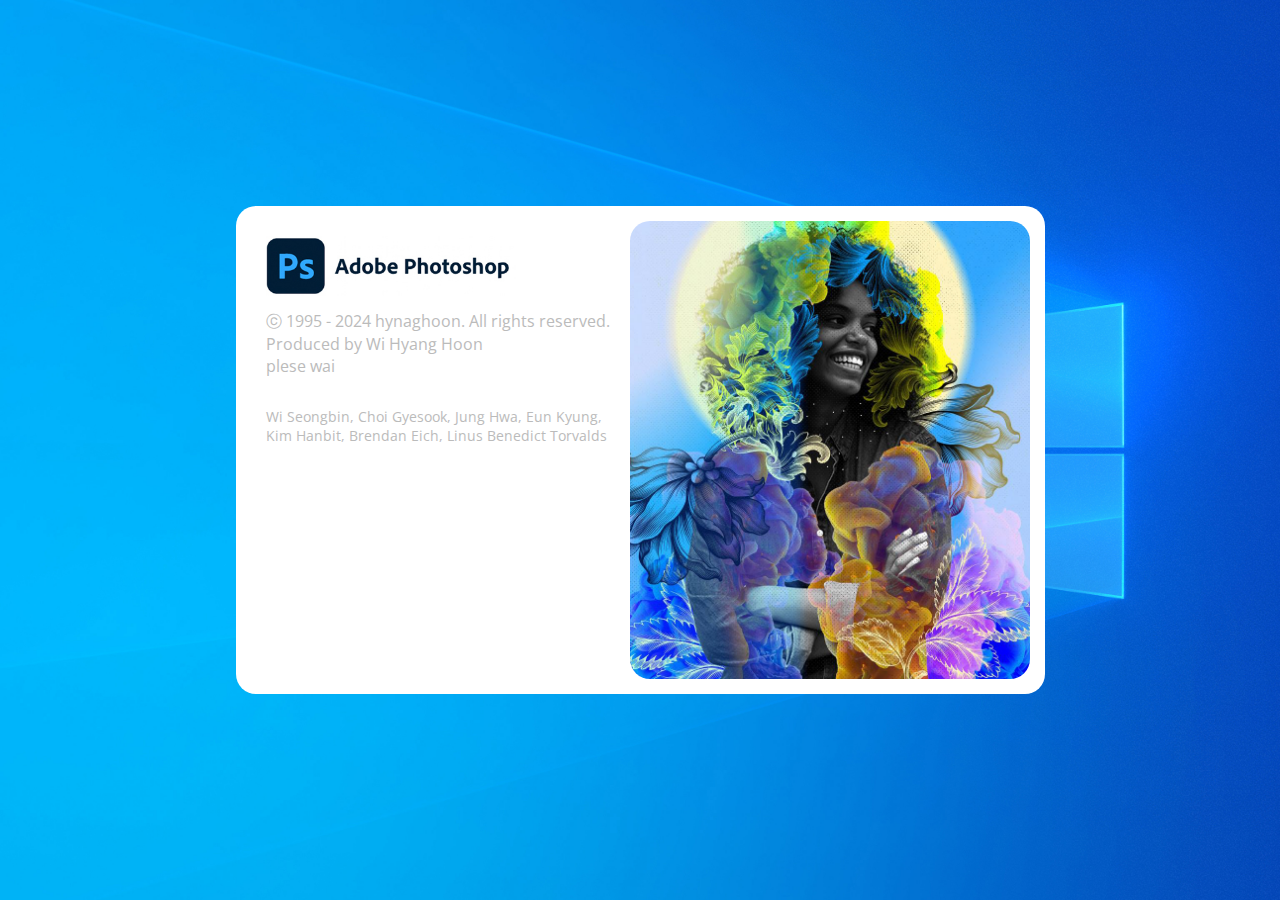
<file: index.html>
<!DOCTYPE html>
<html lang="ko">

<head>
    <meta charset="UTF-8">
    <meta http-equiv="X-UA-Compatible" content="IE=edge">
    <meta name="title" content="프론트엔드 개발자 위향훈 포트폴리오 사이트" />
    <meta name="Keywords" content="Web, html, 웹 표준, 포트폴리오, 프론트엔드" />
    <meta name="Description" content="Web, html, 웹 표준, 포트폴리오, 프론트엔드" />
    <meta http-equiv="Author" content="Wihyanghoon" />
    <meta name="viewport" content="width=device-width, initial-scale=1.0">
    <!-- 오픈그래프 카카오톡 -->
    <meta property="og:type" content="website" />
    <meta property="og:title" content="프론트엔드 개발자 위향훈 포트폴리오 사이트" />
    <meta property="og:url" content="http://traelcode95.com/" />
    <meta property="og:description" content="프론트엔드 개발자 위향훈의 개인 포트폴리오 사이트 입니다." />
    <meta property="og:image" content="./img/og/og_kakao.jpg" />
    <!-- 1200 * 630 권장 -->
    <meta property="og:site_name" content="PhotoShop : 위향훈 포티폴리오 사이트" />

    <!-- 오픈그래프 트위터 -->
    <meta name="twitter:title" content="위향훈 포트폴리오" />
    <meta name="twitter:site" content="http://traelcode95.com/" />
    <meta name="twitter:image" content="http://traelcode95.com/" />
    <meta name="twitter:description" content="프론트엔드 개발자 위향훈 포트폴리오 사이트" />
    <!-- 파비콘 -->
    <link rel="apple-touch-icon" sizes="57x57" href="./img/favicon/apple-icon-57x57.png">
    <link rel="apple-touch-icon" sizes="60x60" href="./img/favicon/apple-icon-60x60.png">
    <link rel="apple-touch-icon" sizes="72x72" href="./img/favicon/apple-icon-72x72.png">
    <link rel="apple-touch-icon" sizes="76x76" href="./img/favicon/apple-icon-76x76.png">
    <link rel="apple-touch-icon" sizes="114x114" href="./img/favicon/apple-icon-114x114.png">
    <link rel="apple-touch-icon" sizes="120x120" href="./img/favicon/apple-icon-120x120.png">
    <link rel="apple-touch-icon" sizes="144x144" href="./img/favicon/apple-icon-144x144.png">
    <link rel="apple-touch-icon" sizes="152x152" href="./img/favicon/apple-icon-152x152.png">
    <link rel="apple-touch-icon" sizes="180x180" href="./img/favicon/apple-icon-180x180.png">
    <link rel="icon" type="image/png" sizes="192x192" href="./img/favicon/android-icon-192x192.png">
    <link rel="icon" type="image/png" sizes="32x32" href="./img/favicon/favicon-32x32.png">
    <link rel="icon" type="image/png" sizes="96x96" href="./img/favicon/favicon-96x96.png">
    <link rel="icon" type="image/png" sizes="16x16" href="./img/favicon/favicon-16x16.png">
    <link rel="shortcut icon" href="/favicon.ico" type="image/x-icon">
    <link rel="manifest" href="/manifest.json">
    <meta name="msapplication-TileColor" content="#ffffff">
    <meta name="msapplication-TileImage" content="/ms-icon-144x144.png">
    <meta name="theme-color" content="#ffffff">

    <link rel="stylesheet" href="./css/index.css">
    <link rel="stylesheet" href="./css/main.css">
    <link rel="stylesheet" href="./css/loading.css">
    <link rel="stylesheet" href="./css/profile.css">
    <link rel="preconnect" href="https://fonts.googleapis.com">
    <link rel="preconnect" href="https://fonts.gstatic.com" crossorigin>
    <link
        href="https://fonts.googleapis.com/css2?family=Noto+Sans+KR:wght@100;300;400;500;700;900&family=Open+Sans:ital,wght@0,300;0,400;0,500;0,600;0,700;0,800;1,300;1,400;1,500;1,600;1,700;1,800&display=swap"
        rel="stylesheet">
    <title>위향훈 포트폴리오 | AdobePhotoShop</title>
</head>

<body>
    <!-- 로딩화면 -->
    <div class="loading_back" style="display: block;">
        <div class="loading_wrap">
            <div class="loading_container">
                <ul>
                    <li>
                        <h1><img src="./img/loading/loading_logo.jpg" alt=""></h1>
                        <p>
                            ⓒ 1995 - 2024 hynaghoon. All rights reserved.<br />
                            Produced by Wi Hyang Hoon
                        </p>
                        <P id="loading_text"></P>
                        <p>
                            Wi Seongbin, Choi Gyesook, Jung Hwa, Eun Kyung, Kim Hanbit,
                            Brendan Eich, Linus Benedict Torvalds
                        </p>
                    </li>
                    <li><img src="./img/loading/loading_img2.jpg" alt=""></li>
                </ul>
            </div>
        </div>
    </div>
    <!-- 로딩화면 -->
    <script src="./js/loading.js"></script>
</body>

</html>
</file>
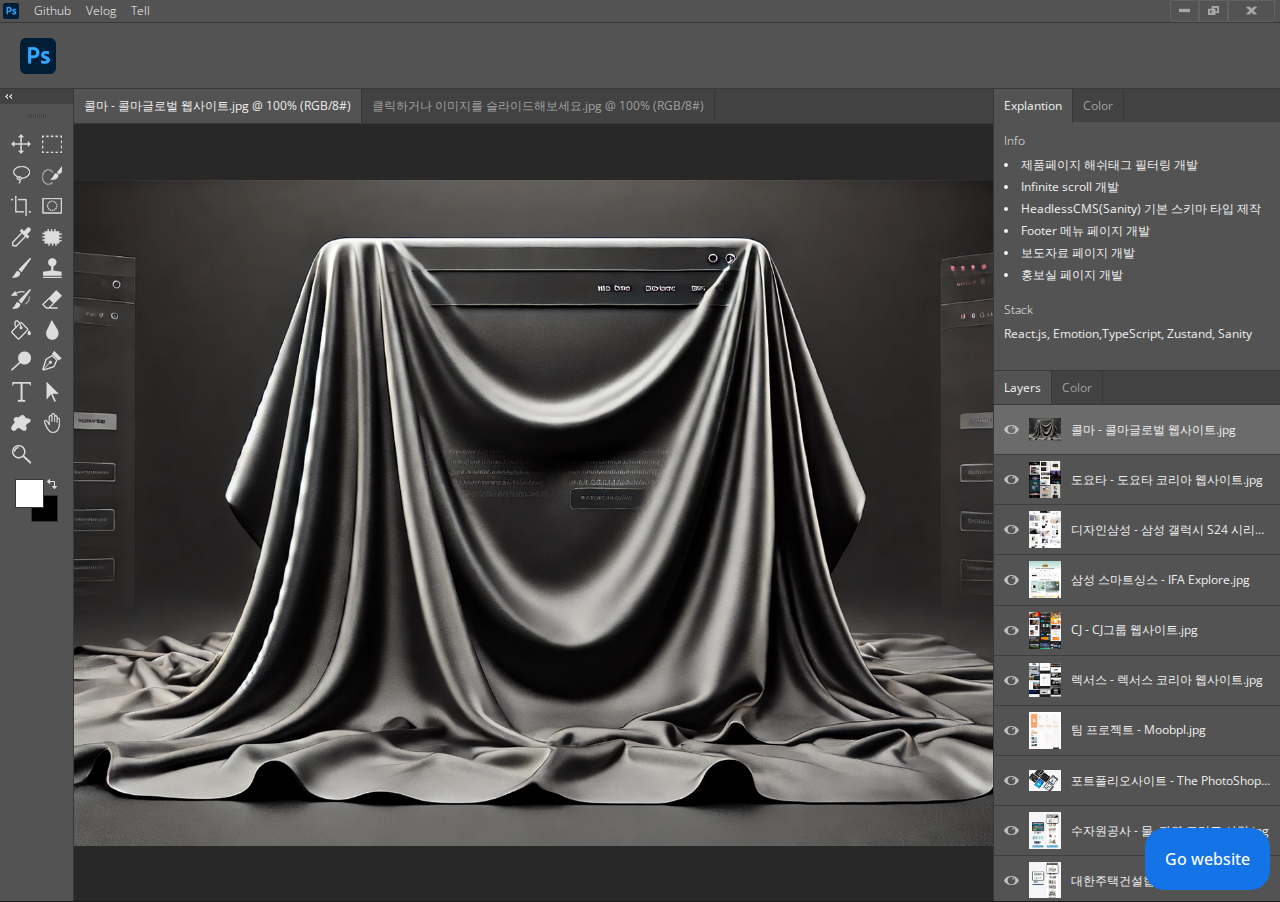
<file: detail.html>
<!DOCTYPE html>
<html lang="en">

<head>
    <meta charset="UTF-8">
    <meta http-equiv="X-UA-Compatible" content="IE=edge">
    <meta name="title" content="프론트엔드 개발자 위향훈 포트폴리오 사이트" />
    <meta name="Keywords" content="Web, html, 웹 표준, 포트폴리오, 프론트엔드" />
    <meta name="Description" content="Web, html, 웹 표준, 포트폴리오, 프론트엔드" />
    <meta http-equiv="Author" content="Wihyanghoon" />
    <meta name="viewport" content="width=device-width, initial-scale=1.0">
    <!-- 오픈그래프 카카오톡 -->
    <meta property="og:type" content="website" />
    <meta property="og:title" content="프론트엔드 개발자 위향훈 포트폴리오 사이트" />
    <meta property="og:url" content="http://traelcode95.com/" />
    <meta property="og:description" content="프론트엔드 개발자 위향훈의 개인 포트폴리오 사이트 입니다." />
    <meta property="og:image" content="./img/og/og_kakao.jpg" />
    <!-- 1200 * 630 권장 -->
    <meta property="og:site_name" content="PhotoShop : 위향훈 포티폴리오 사이트" />

    <!-- 오픈그래프 트위터 -->
    <meta name="twitter:title" content="위향훈 포트폴리오" />
    <meta name="twitter:site" content="http://traelcode95.com/" />
    <meta name="twitter:image" content="http://traelcode95.com/" />
    <meta name="twitter:description" content="프론트엔드 개발자 위향훈 포트폴리오 사이트" />
    <!-- 파비콘 -->
    <link rel="apple-touch-icon" sizes="57x57" href="./img/favicon/apple-icon-57x57.png">
    <link rel="apple-touch-icon" sizes="60x60" href="./img/favicon/apple-icon-60x60.png">
    <link rel="apple-touch-icon" sizes="72x72" href="./img/favicon/apple-icon-72x72.png">
    <link rel="apple-touch-icon" sizes="76x76" href="./img/favicon/apple-icon-76x76.png">
    <link rel="apple-touch-icon" sizes="114x114" href="./img/favicon/apple-icon-114x114.png">
    <link rel="apple-touch-icon" sizes="120x120" href="./img/favicon/apple-icon-120x120.png">
    <link rel="apple-touch-icon" sizes="144x144" href="./img/favicon/apple-icon-144x144.png">
    <link rel="apple-touch-icon" sizes="152x152" href="./img/favicon/apple-icon-152x152.png">
    <link rel="apple-touch-icon" sizes="180x180" href="./img/favicon/apple-icon-180x180.png">
    <link rel="icon" type="image/png" sizes="192x192" href="./img/favicon/android-icon-192x192.png">
    <link rel="icon" type="image/png" sizes="32x32" href="./img/favicon/favicon-32x32.png">
    <link rel="icon" type="image/png" sizes="96x96" href="./img/favicon/favicon-96x96.png">
    <link rel="icon" type="image/png" sizes="16x16" href="./img/favicon/favicon-16x16.png">
    <link rel="shortcut icon" href="./img/favicon/favicon.ico" type="image/x-icon">
    <link rel="manifest" href="/manifest.json">
    <meta name="msapplication-TileColor" content="#ffffff">
    <meta name="msapplication-TileImage" content="/ms-icon-144x144.png">
    <meta name="theme-color" content="#ffffff">
    <link rel="stylesheet" href="./css/index.css">
    <link rel="stylesheet" href="./css/detail.css">
    <link rel="preconnect" href="https://fonts.googleapis.com">
    <link rel="preconnect" href="https://fonts.gstatic.com" crossorigin>
    <link
        href="https://fonts.googleapis.com/css2?family=Noto+Sans+KR:wght@100;300;400;500;700;900&family=Open+Sans:ital,wght@0,300;0,400;0,500;0,600;0,700;0,800;1,300;1,400;1,500;1,600;1,700;1,800&display=swap"
        rel="stylesheet">
    <title>Document</title>
</head>
<style>
    .go {
        position: fixed;
        bottom: 10px;
        right: 10px;
        padding: 20px;
        border-radius: 20px;
        color: #fff;
        font-weight: 500;
        background-color: #1473e6;
    }
</style>

<body class="sub" oncontextmenu="return false" ondragstart="return false" onselectstart="return false">
    <div id="wrap">
        <header></header>
        <section>
            <article class="toolbar">
                <div class="tool_top"><img src="./img/1x/arrow.jpg" alt=""></div>
                <img src="./img/1x/top.jpg" alt="">
                <ul class="tool_list">
                    <li><img src="./img/1x/Asset1.png" alt=""></li>
                    <li><img src="./img/1x/Asset2.png" alt=""></li>
                    <li><img src="./img/1x/Asset3.png" alt=""></li>
                    <li><img src="./img/1x/Asset4.png" alt=""></li>
                    <li><img src="./img/1x/Asset5.png" alt=""></li>
                    <li><img src="./img/1x/Asset6.png" alt=""></li>
                    <li><img src="./img/1x/Asset7.png" alt=""></li>
                    <li><img src="./img/1x/Asset8.png" alt=""></li>
                    <li><img src="./img/1x/Asset9.png" alt=""></li>
                    <li><img src="./img/1x/Asset10.png" alt=""></li>
                    <li><img src="./img/1x/Asset11.png" alt=""></li>
                    <li><img src="./img/1x/Asset12.png" alt=""></li>
                    <li><img src="./img/1x/Asset13.png" alt=""></li>
                    <li><img src="./img/1x/Asset14.png" alt=""></li>
                    <li><img src="./img/1x/Asset15.png" alt=""></li>
                    <li><img src="./img/1x/Asset16.png" alt=""></li>
                    <li><img src="./img/1x/Asset17.png" alt=""></li>
                    <li><img src="./img/1x/Asset18.png" alt=""></li>
                    <li><img src="./img/1x/Asset19.png" alt=""></li>
                    <li><img src="./img/1x/Asset20.png" alt=""></li>
                    <li><img src="./img/1x/Asset21.png" alt=""></li>
                </ul>
                <div class="color_pick">
                    <div>
                        <div class="color_front"></div>
                    </div>
                    <div class="color_back"></div>
                    <div onclick="transColor()"><img src="./img/1x/turn.jpg" alt=""></div>
                </div>
            </article>
            <article class="background">
                <ul class="status_top">
                    <li class="active slide_btn prev"></li>
                    <li class="slide_btn next">클릭하거나 이미지를 슬라이드해보세요.jpg @ 100% (RGB/8#)</li>
                </ul>
                <div class="board">
                    <div class="stauts_container"></div>
                </div>
            </article>
            <article class="layer">
                <ul class="status_top">
                    <li class="active">Explantion</li>
                    <li>Color</li>
                </ul>
                <div class="layer_container">
                    <div class="status_explantion">
                        <h5>Info</h5>
                        <ul class="concept"></ul>
                        <h5>Stack</h5>
                        <p class="stack"></p>
                        <h5 id="github"></h5>
                        <a id="githubUrl" href="" target="_blank"></a>
                    </div>
                </div>
                <ul class="status_bottom">
                    <li class="active">Layers</li>
                    <li>Color</li>
                </ul>
                <div class="status_content">
                </div>
            </article>
        </section>
    </div>
    <script src="./js/data.js"></script>
    <script src="./js/header.js"></script>
    <script src="./js/detail.js"></script>
</body>

</html>
</file>
<file: css/index.css>
* {
    margin: 0;
    padding: 0;
    list-style: none;
    font-family: 'Open Sans', sans-serif;
    word-break: keep-all;
}

/* font-family: 'Noto Sans KR', sans-serif; */


a{
    text-decoration: none;
    color: #fff;
    font-family: 'Open Sans', sans-serif;
    display: block;
}

body {
    background-color: #1b1b1b;
}


header {
    width: 100%;
    height: 88px;
    background-color: #323232;
}

header #top_nav {
    width: 100%;
    height: 22px;
    display: flex;
    align-items: center;
    background-color: #535353;
    border-bottom: 1px solid #383838;
}

header #top_nav h1 {
    margin-left: 3px;
}

header #top_nav img {
    width: 16px;
    display: block;
}

header nav {
    width: 100%;
    height: 100%;
    display: flex;
    justify-content: space-between;
}

header nav ul {
    color: #fff;
    display: flex;
    align-items: center;
    font-weight: 100;
    line-height: 22px;
}

header nav ul li {
    margin-left: 15px;
    cursor: pointer;
    font-size: 12px;
}

header #bottom_nav {
    height: 66px;
    display: flex;
    align-items: center;
    margin-left: 20px;
}

header #bottom_nav img {
    display: block;
    width: 36px;
}

header #top_nav .right_top_btn {
    margin-right: 5px;
}

header #top_nav .right_top_btn li {
    width: 27px;
    height: 95%;
    border: 0.5px solid #626262;
    margin-left: 0;
}

header #top_nav .right_top_btn li:first-child {
    border-radius: 0px 0px 0px 5px;
}

header #top_nav .right_top_btn li:last-child {
    width: 45px;
    border-radius: 0px 0px 5px 0px;
}

header #top_nav .right_top_btn li:hover {
    background-color: #474747;
}

header #top_nav .right_top_btn li img {
    width: 80%;
    display: block;
    padding: 5px;
    box-sizing: border-box;
    margin: 0 auto;
}

header #top_nav .right_top_btn li:last-child img {
    width: 50%;
}


/* @media (max-width: 650px) {
    header nav ul {
        display: none;
    }
} */

@media (max-width: 450px) {
    header #bottom_nav {
        margin-left: 4%;
    }
}



/* 스크롤바 */
/* width */
::-webkit-scrollbar {
    width: 15px;
}

/* Track */
::-webkit-scrollbar-track {
    background: #4a4a4a;
}

/* Handle */
::-webkit-scrollbar-thumb {
    background: #696969;
    background-clip: padding-box;
    border: 2px solid transparent;
}

/* Handle on hover */
::-webkit-scrollbar-thumb:hover {
    background: #555;
}

::-webkit-scrollbar-button:start:decrement{
    background: url('../img/icon/arrow_up.png');
}

::-webkit-scrollbar-button:end:increment{
    background: url('../img/icon/arrow_down.png');
}
::-webkit-scrollbar-button:start:decrement, 
::-webkit-scrollbar-button:end:increment {
    background-size: 100%;
}
/* 스크롤바 */
</file>
<file: css/main.css>
#wrap {
    opacity: 1;
    transition: 0.3s;
}

section {
    margin-top: 44px;
    display: flex;
}

section article#left_menu {
    width: 264px;
    color: #fff;
    padding: 0px 22px;
}

section article#left_menu span {
    width: 100%;
    display: block;
    border-radius: 5px;
    padding: 7px 14px;
    background-color: #2a2a2a;
    box-sizing: border-box;
}

section article#left_menu ul {
    margin-top: 35px;
    display: flex;
    flex-direction: column;
    align-items: flex-start;
}


section article#left_menu ul li {
    margin-bottom: 15px;
    display: block;
    padding: 8px 20px 8px 20px;
    border: 2px solid #fff;
    color: #fff;
    border-radius: 50px;
    cursor: pointer;
}

/*section article#left_menu ul li a {*/
/*    display: block;*/
/*    padding: 8px 20px 8px 20px;*/
/*    border: 2px solid #fff;*/
/*    color: #fff;*/
/*    border-radius: 50px;*/
/*    margin-bottom: 15px;*/
/*}*/


section article#left_menu ul li:nth-child(2):hover {
    background-color: #fff;
    color: #000;
    font-weight: 500;
}

section article#left_menu ul li:hover {
    background-color: #fff;
    color: #000;
    font-weight: 500;
}

section article#left_menu ul li:hover a {
    color: #000;
    font-weight: 500;
}

section article#right_menu {
    width: calc(100% - 306px);
    padding: 0px 44px;
}

section article#right_menu h1 {
    color: #fff;
    font-size: 34px;
    text-align: center;
    font-weight: 100;
    padding: 44px 0px;
}

.skill_area {
    background-color: #262626;
    padding: 44px 0px;
    color: #cdcdcd;
}

.skill_area h2 {
    font-size: 18px;
    font-weight: 300;
    text-align: center;
}

.skill_area .skill_area_ul {
    max-width: 900px;
    margin: 0 auto;
    display: flex;
    justify-content: center;
}

.skill_area .skill_area_ul li {
    text-align: center;
    flex-basis: 0;
    padding: 30px 20px;
    box-sizing: border-box;
}

.skill_area .skill_area_ul li:hover {
    background-color: #323232;
}

.skill_area .skill_area_ul li img {
    width: 60px;
}

.skill_area .skill_area_ul li h3 {
    color: #cdcdcd;
    font-size: 14px;
    font-weight: 300;
    margin-top: 20px;
}


/* 얼라인 버튼 부분 css */

.project_area .project_area_top {
    display: flex;
    justify-content: space-between;
    margin: 30px 0px 25px 0px;
}

.project_area .project_area_top h2 {
    color: #fff;
}

.project_area .project_area_top .align_btn_wrap ul {
    display: flex;
}

.project_area .project_area_top .align_btn_wrap ul li {
    width: 35px;
    cursor: pointer;
}

.project_area .project_area_top .align_btn_wrap ul li:hover {
    width: 35px;
}

.project_area .project_area_top .align_btn_wrap ul li img {
    display: block;
    width: 100%;
    padding: 10px;
    box-sizing: border-box;
}

.back_active {
    background-color: #4a4a4a;
}


/* 얼라인 버튼 부분 css */


/* 드롭메뉴 부분 css */
.project_area .sort_area {
    margin-top: 35px;
}

.dropdown-label {
    font-size: 12px;
    margin: 10px;
    font-weight: bold;
    color: rgb(50, 50, 50);
}

.dropdown {
    position: relative;
    display: inline-block;
}

.dropbtn {
    display: block;
    border: none;
    background-color: transparent;
    font-weight: 400;
    color: #fff;
    padding: 12px;
    width: 240px;
    text-align: left;
    cursor: pointer;
    font-size: 14px;
    z-index: 1;
    position: relative;
}

.dropdown-content {
    display: none;
    border: 1px solid #4a4a4a;
    font-weight: 400;
    background-color: #323232;
    width: 100%;
}

.dropdown-content::-webkit-scrollbar {
    width: 5px;
    height: 10px;
}

.dropdown-content::-webkit-scrollbar-thumb {
    border-radius: 2px;
    background-color: rgb(194, 194, 194)
}

.dropdown-content div {
    display: block;
    text-decoration: none;
    color: #fff;
    font-size: 12px;
    padding: 12px 20px;
}

.dropdown-content div:hover {
    background-color: #4a4a4a;
}

.dropdown-content.show {
    display: block;
    position: absolute;
}

.arrow {
    width: 0;
    height: 0;
    border-bottom: 8px solid transparent;
    border-top: 8px solid #4a4a4a;
    border-left: 5px solid transparent;
    border-right: 5px solid transparent;
    position: relative;
    top: 4px;
}

/* 드롭메뉴 부분 css */

/* 카드 부분 css */
.project_area .pro_wrap {
    display: flex;
    flex-wrap: wrap;
    margin-top: 12px;
}

.project_area .pro_wrap li {
    max-width: 15.6%;
    margin-right: 1.28%;
    margin-bottom: 20px;
    cursor: pointer;
}

.project_area .pro_wrap li:nth-child(6n) {
    margin-right: 0px;
}

.project_area .pro_wrap li .pro_img_Area {
    border-radius: 5px;
    background: #222222;
    display: flex;
    justify-content: center;
    align-items: center;
}

.project_area .pro_wrap li:hover .pro_img_Area {
    background-color: #4a4a4a;
}

.project_area .pro_wrap li img {
    display: block;
    width: 100%;
    padding: 10px;
    box-sizing: border-box;
}

.project_area .pro_wrap li h3 {
    font-size: 16px;
    color: #909090;
    /* color: #1473e6; */
    margin-top: 15px;
    word-break: Keep-all;
}

.project_area .pro_wrap li p:nth-child(3) {
    font-size: 14px;
    margin-top: 5px;
    /* color: #1473e6; */
    color: #909090;
    text-overflow: ellipsis;
    white-space: nowrap;
    overflow: hidden;
}

.project_area .pro_wrap li p:nth-child(4) {
    font-size: 14px;
    margin-top: 5px;
    color: #575757;
    text-overflow: ellipsis;
    white-space: nowrap;
    overflow: hidden;
}

.project_area .pro_wrap li span {
    font-size: 12px;
    color: #575757;
}

/* 카드 부분 css */

/* 리트형식 프로젝트*/
.list_table {
    width: 100%;
    font-size: 14px;
    color: #fff;
    text-align: left;
    margin-top: 12px;
}

.list_table img {
    width: 100%;
}

.list_table,
td,
th {
    border-bottom: 1px solid #3f3f3f;
    padding: 13px 20px;
    box-sizing: border-box;
    border-collapse: collapse;
}

.list_table tbody tr td:nth-child(3) {
    text-overflow: ellipsis;
    white-space: nowrap;
    overflow: hidden;
    max-width: 110px;
}

.list_table tbody tr td:nth-child(4) {
    text-overflow: ellipsis;
    white-space: nowrap;
    overflow: hidden;
    max-width: 50px;
}

.list_table tbody tr td:nth-child(5) {
    text-overflow: ellipsis;
    white-space: nowrap;
    overflow: hidden;
    max-width: 50px;
}

.list_table tbody tr {
    cursor: pointer;
    color: #909090;
    transition: 0.3s;
}

.list_table tbody tr:hover {
    background-color: #4a4a4a;
    color: #fff;
}

.list_table tr td:nth-child(1) {
    width: 50px;
    text-align: center;
}

.list_table tr td:nth-child(2) {
    width: 135px;
}

/*
.list_table tr td:nth-child(3) span,
.list_table tr td:nth-child(4) span{
    white-space: nowrap;
    overflow: hidden;
    display: block;
    text-overflow: ellipsis;
} */

@media (max-width: 1150px) {
    .project_area .pro_wrap li {
        max-width: 32.3%;
        margin-right: 1.55%;
    }

    .project_area .pro_wrap li:nth-child(3n) {
        margin-right: 0px;
    }
}


@media (max-width: 900px) {
    section {
        display: block;
        width: 92%;
        margin: 4% auto;
    }

    section article#left_menu {
        width: 100%;
        padding: 0;
    }

    section article#right_menu {
        width: 100%;
        padding: 0;
    }

    .skill_area .skill_area_ul {
        flex-wrap: wrap;
    }

    .skill_area .skill_area_ul li {
        flex-basis: 50%;
    }
}

@media (max-width: 650px) {
    .dropdown {
        display: block;
    }

    .dropbtn {
        width: 100%;
        padding: 10px 0px;
    }

    .list_table tr td,
    tr th {
        padding: 2%;
    }
}

@media (max-width: 525px) {
    .project_area .pro_wrap {
        margin-top: 20px;
    }

    .project_area .pro_wrap li {
        max-width: 48.5%;
        margin-right: 3%;
        margin-bottom: 4%;
    }

    .project_area .pro_wrap li:nth-child(6n) {
        margin-right: 0px;
    }

    .project_area .pro_wrap li:nth-child(3n) {
        margin-right: 3%;
    }

    .project_area .pro_wrap li:nth-child(2n) {
        margin-right: 0px;
    }

    .list_table {
        margin-top: 2%;
    }
}
</file>
<file: css/loading.css>
.loading_back {
    width: 100%;
    min-height: 100vh;
    background: url("../img/loading/window10.jpg") center center;
    background-size: cover;
    position: absolute;
    transition: 0.3s;
    z-index: 99;

    
}

.loading_wrap {
    height: 100%;
    min-height: 100vh;
    display: flex;
    justify-content: center;
    align-items: center;
}

.loading_container {
    border-radius: 20px;
    background-color: #fff;
}

.loading_container ul {
    display: flex;
    flex-wrap: wrap;
    padding: 0.9375rem;
    box-sizing: border-box;
}

.loading_container ul li:nth-child(1) {
    max-width: 350px;
    padding: 0.9375rem 0.875rem 0.9375rem 0.9375rem;
    color: #bbbbbb;
}

.loading_container ul li:nth-child(1) h1 {
    max-width: 250px;
}

.loading_container ul li:nth-child(1) p:nth-child(2) {
    margin-top: 0.875rem;
    font-size: 1rem;
}

.loading_container ul li:nth-child(1) p:last-child {
    margin-top: 1.875rem;
    font-size: 0.875rem;
}


.loading_container ul li:nth-child(2) {
    max-width: 400px;
    border-radius: 20px;
    overflow: hidden;
}

.loading_container ul li img {
    width: 100%;
    display: block;
}


@media (max-width: 809px) {
    .loading_container ul {
        flex-direction: column;
    }
}

@media (max-width: 450px) {
    .loading_container {
        width: 96%;
    }

    .loading_container ul {
        flex-direction: column;
    }
}
</file>
<file: css/profile.css>
.profile_popup {
    width: 100%;
    min-height: 100vh;
    display: flex;
    justify-content: center;
    align-items: center;
    position: absolute;
    transform: translate(-100%, 0%);
    transition: all 1000ms;
    z-index: 99;
}

.profile_back {
    /* position: absolute;
    right: 100%;
    top: 50%;
    left: 50%;
    transform: translate(-100%, -50%); */
    width: 100%;
    max-width: 900px;
    background-color: #323232;
    box-shadow: 0 0 10px 0px #0b0b0b;
}

.profile_back dl {
    font-size: 14px;
    background-color: #fff;
    display: flex;
    justify-content: space-between;
}

.profile_back dl dt {
    padding: 9px 14px;
}

.profile_back dl dd {
    cursor: pointer;
    box-sizing: border-box;
    position: relative;
    width: 36px;
    transition: 0.3s;
}

.close {
    display: inline-block;
    width: 100%;
    height: 100%;
    text-align: center;
}

.close:after {
    display: inline-block;
    content: "\00d7";
    font-size: 15pt;
    font-family: none;
    line-height: 37px;
}

.profile_back dl dd span:nth-child(2) {
    width: 28px;
    height: 2px;
    background-color: red;
    transform: rotate(-45deg);
    display: block;
}

.profile_back dl dd:hover {
    background-color: red;
    color: #fff;
}

.profile_back nav {
    padding: 0px 10px;
    background-color: #323232;
    border-bottom: 2px solid #3e3e3e;
}

.profile_back nav ul {
    display: flex;
    color: #cdcdcd;
    font-size: 14px;
}

.profile_back nav ul li {
    padding: 9px 10px;
    box-sizing: border-box;
    position: relative;
    cursor: pointer;
}

.profile_back nav ul li::after {
    content: "";
    height: 1px;
    width: 0%;
    background-color: #fff;
    border-radius: 10px;
    transition: 0.3s;
    position: absolute;
    bottom: 0;
    left: 0;
}

.profile_back nav ul li:hover::after {
    width: 100%;
    background-color: #fff;
}



/* 폼 유저프로필 */
.profile_back .user_profile_cardwrap {
    background-color: #252525;
    display: flex;
    flex-wrap: wrap;
}

.profile_back .user_profile_cardwrap>li {
    flex-basis: 50%;
}

.profile_back .user_profile_cardwrap>li.user_detail {
    background-color: #323232;
    color: #cdcdcd;
    box-sizing: border-box;
    padding: 20px;
}

.profile_back .user_profile_cardwrap>li.user_detail h4 {
    font-weight: 100;
    font-size: 14px;
}

.input_flex_wrap {
    display: flex;
    flex-wrap: wrap;
    justify-content: space-between;
}

.input_flex_wrap li {
    width: 49%;
}

.profile_back .user_profile_cardwrap li:nth-child(2).user_detail .input_flex_wrap li:nth-child(2n) input {
    background-color: #2f2f2f;
}

.profile_back .user_profile_cardwrap li.user_detail input {
    background-color: #252525;
}

.profile_back>ul li.user_detail label,
input {
    display: block;
}

.profile_back>.user_profile_cardwrap li.user_detail label {
    font-size: 14px;
    margin-top: 15px;
}

.profile_back>.user_profile_cardwrap li.user_detail input[name="name"] {
    width: 100%;
    background-color: transparent;
    border: none;
    border-bottom: 1px solid #3e3e3e;
    padding-bottom: 10px;
    color: #fff;
    margin-top: 20px;
}

.profile_back>.user_profile_cardwrap li.user_detail input[name="adress"] {
    width: 100%;
    border: 1.5px solid #3e3e3e;
    border-radius: 5px;
    color: #fff;
    padding: 10px 15px;
    margin-top: 10px;
    box-sizing: border-box;
}

.profile_back>.user_profile_cardwrap li.user_detail input {
    width: 100%;
    border: none;
    border: 1.5px solid #3e3e3e;
    border-radius: 5px;
    color: #fff;
    padding: 10px 15px;
    margin-top: 10px;
    box-sizing: border-box;
}

*:focus {
    outline: 0;
}

.profile_back>.user_profile_cardwrap li.user_detail input[name="adress"]:focus,
.profile_back>.user_profile_cardwrap li.user_detail input[name="gender"]:focus,
.profile_back>.user_profile_cardwrap li.user_detail input[name="age"]:focus {
    outline: 1px solid #1473e6;
}

/* 프로필 버튼 */
div.input_flex_wrap {
    justify-content: flex-end;
}

.input_flex_wrap button {
    padding: 8px 16px;
    border-radius: 20px;
    border: none;
    font-weight: 500;
    cursor: pointer;
    color: #fff;
    margin-top: 40px;
}

.input_flex_wrap button:nth-child(1) {
    background-color: #1473e6;
    margin-right: 5px;
}

.input_flex_wrap button:nth-child(2) {
    border: 2px solid #fff;
    background-color: transparent;
}

/* 프로필 버튼 */

/* 프로필 버튼 */
.user_profile_cardwrap .user_life {
    color: #cdcdcd;
}

.user_profile_cardwrap .user_life>div {
    overflow-y: scroll;
    overflow-x: hidden;
    padding: 20px;
    box-sizing: border-box;
    height: calc(638px - 80px);
}

.user_profile_cardwrap .user_life h4 {
    font-size: 14px;
    font-weight: 100;
}

.user_profile_cardwrap .user_life p {
    margin-top: 30px;
    font-size: 14px;
    line-height: 21px;
    font-weight: 100;
}

.user_profile_cardwrap .user_life ul {
    display: flex;
    flex-wrap: wrap;
}

.user_profile_cardwrap .user_life ul li {
    width: 25%;
    margin-top: 20px;
    padding: 12px;
    box-sizing: border-box;
}

.user_profile_cardwrap .user_life ul li:hover {
    border: 1px solid #1473e6;
    padding: 11px;
}

.user_profile_cardwrap .user_life ul li h3 {
    font-weight: 300;
    font-size: 14px;
    text-align: center;
    margin-top: 15px;
}

.user_profile_cardwrap .user_life ul li div img {
    display: block;
    width: 100%;
}

.user_profile_cardwrap .user_life footer {
    width: 100%;
    height: 80px;
    background-color: #252525;
    padding: 0px 15px 15px 15px;
    box-sizing: border-box;
}

.user_profile_cardwrap .user_life footer .footer_container {
    width: 100%;
    height: 100%;
    background-color: #323232;
    display: inline-flex;
    align-items: center;
    justify-content: center;
}

.footer_container button {
    border-radius: 20px;
    border: 2px solid #cdcdcd;
    font-weight: 500;
    background-color: transparent;
}

.footer_container a {
    display: block;
    padding: 8px 16px;
    color: #cdcdcd;
}

input[name="tel"] {
    background-color: transparent;
    border: none;
    border-bottom: 1px solid #3e3e3e;
    padding-bottom: 10px;
    text-align: center;
    color: #cdcdcd;
}

/* 프로필 버튼 */

@media (max-width: 899px) {

    .user_profile_cardwrap .user_life>div {
        max-height: 400px;
        overflow-y: scroll;
        overflow-x: hidden;
        padding: 20px;
        box-sizing: border-box;
    }

    .profile_back .user_profile_cardwrap>li {
        flex-basis: 100%;
    }

    .profile_back {
        width: 94%;
        max-width: 900px;
        background-color: #323232;
        box-shadow: 0 0 10px 0px #0b0b0b;
    }
}


@media (max-width:500px) {}
</file>
<file: css/detail.css>
/* .sub {
} */

section {
    display: flex;
    flex-wrap: wrap;
}

section article {
    /* min-height: calc(100vh - 88px); */
}

section .toolbar {
    width: 74px;
    background-color: #535353;
    border-right: 1px solid #383838;
    box-sizing: border-box;
}

section .background {
    width: calc(100% - 74px - 287px);
    background-color: #282828;
    box-sizing: border-box;
}

section .layer {
    width: 287px;
    background-color: #535353;
    border-left: 1px solid #383838;
    box-sizing: border-box;
    display: flex;
    flex-direction: column;
}

section .layer > div {
    /* display: flex;
    flex-direction: column;
    flex: auto; */
}

section .toolbar .tool_top {
    width: 100%;
    background-color: #424242;
    border-top: 1px solid #383838;
}

section .toolbar>img {
    display: block;
    margin: 10px auto;
}

section .toolbar .tool_top img {
    display: block;
    padding: 5px;
}

section .toolbar .tool_list {
    display: flex;
    flex-wrap: wrap;
    padding: 0px 5px;
    margin-top: 10px;
}

section .toolbar .tool_list li {
    width: 50%;
    padding: 5.5px;
    box-sizing: border-box;
}

section .toolbar .tool_list li:hover {
    background-color: #454545;
}

section .toolbar .tool_list li img {
    max-width: 20px;
    display: block;
    margin: 0 auto;
}

section .toolbar .color_pick {
    width: 43px;
    height: 43px;
    margin: 10px auto;
    position: relative;
}

section .toolbar .color_pick>div {
    width: 25px;
    height: 25px;
    position: absolute;
}

section .toolbar .color_pick>div:nth-child(1) {
    top: 0;
    left: 0;
    background-color: #fff;
    z-index: 1;
    border: 1px solid #363636;
    padding: 1px;
}

section .toolbar .color_pick>div:nth-child(1)>div {
    width: 100%;
    height: 100%;
    background-color: #000;
}

section .toolbar .color_pick>div:nth-child(2) {
    bottom: 0;
    right: 0;
    background-color: #fff;
    border: 1px solid #363636;
}

section .toolbar .color_pick>div:nth-child(3) {
    top: 0;
    right: 0;
    cursor: pointer;
}

section .toolbar .color_pick>div:nth-child(3) img {
    display: block;
    margin-left: auto;
}

section .background .status_top,
section .layer .status_top,
section .layer .status_bottom {
    width: 100%;
    background-color: #424242;
    border-top: 1px solid #383838;
    display: flex;
}

section .background .status_top li,
section .layer .status_top li,
section .layer .status_bottom li {
    background-color: #424242;
    padding: 8px 10px;
    font-size: 12px;
    color: #a0a0a0;
    border-right: 1px solid #383838;
    cursor: pointer;
    white-space: nowrap;
    text-overflow: ellipsis;
    overflow: hidden;
    box-sizing: border-box;
}

section .background .status_top li:hover,
section .layer .status_top li:hover,
section .layer .status_bottom li:hover {
    color: #f0f0f0;
}

section .background .status_top li.active {
    background-color: #535353;
    padding: 8px 10px;
    font-size: 12px;
    color: #f0f0f0;
    border-right: 1px solid #383838;
    cursor: pointer;
    white-space: nowrap;
    text-overflow: ellipsis;
    overflow: hidden;
    box-sizing: border-box;
}

section .layer .status_top li.active,
section .layer .status_bottom li.active {
    background-color: #535353;
    padding: 8px 10px;
    font-size: 12px;
    color: #f0f0f0;
    border-right: 1px solid #383838;
    cursor: pointer;
    white-space: nowrap;
    text-overflow: ellipsis;
    margin-bottom: -1px;
}

section .background .board {
    width: 100%;
    height: calc(100vh - 34px - 88px);
    min-height: calc(100% - 34px);
    border-top: 1px solid #383838;
    box-sizing: border-box;
    overflow-y: auto;
}

.stauts_container {
    max-width: 1400px;
    margin: 0 auto;
    min-height: 100%;
    display: flex;
    align-items: center;
    overflow: hidden;
}

section .background .board img {
    display: block;
    width: 100%;
}

section .layer .status_explantion {
    padding: 10px;
    overflow-y: auto;
}

section .layer .status_explantion h5{
    font-size: 12px;
    font-weight: 300;
    color: #f0f0f0;
    margin-top: 15px;
}

section .layer .status_explantion h5:nth-child(1){
    margin-top: 0;
}

section .layer .status_explantion .concept, .function, .stack, #githubUrl{
    font-size: 12px;
    line-height: 22px;
    color: #f0f0f0;
    margin-top: 5px;
}

section .layer .status_explantion .concept li {
    list-style: inside;
}

section .layer .status_content {
    border-top: 1px solid #383838;
    flex: auto;
    min-height: 260px;
    box-sizing: border-box;
    overflow-y: auto;
}

section .layer .status_content dl {
    display: flex;
    align-items: center;
    border-bottom: 1px solid #3e3e3e;
    cursor: pointer;
}

section .layer .status_content dl:hover {
    background-color: #6b6b6b;
}

section .layer .status_content dl.current {
    background-color: #6b6b6b;
}

section .layer .status_content dl dt {
    padding: 20px 10px;
    box-sizing: border-box;
}

section .layer .status_content dl dt img {
    display: block;
    max-width: 15px;
}

section .layer .status_content dl dd:nth-child(2) img {
    display: block;
    max-width: 32px;
}

section .layer .status_content dl dd {
    color: #f0f0f0;
}

section .layer .status_content dl dd:nth-child(3) {
    color: #f0f0f0;
    font-size: 12px;
    padding: 0px 10px;
    flex-grow: 1;
    overflow: hidden;
    text-overflow: ellipsis;
    white-space: nowrap;
}

.slide_wrap {
    display: flex;
    transition: 0.3s ease-out;
    user-select: none;
}

@media (max-width:1462px) {
    /* section .background .board {
        position: relative;
        overflow: auto;
    }

    .stauts_container{
        position: absolute;
        top: 50%;
        transform: translateY(-50%);
    } */
}

@media (max-width:1050px) {
    section .toolbar {
        width: 100%;
        display: none;
    }

    section .background {
        width: 100%;
    }

    section .background .board {
        height: calc(100% - 34px);
    }

    section .layer {
        width: 100%;
    }
}
</file>
